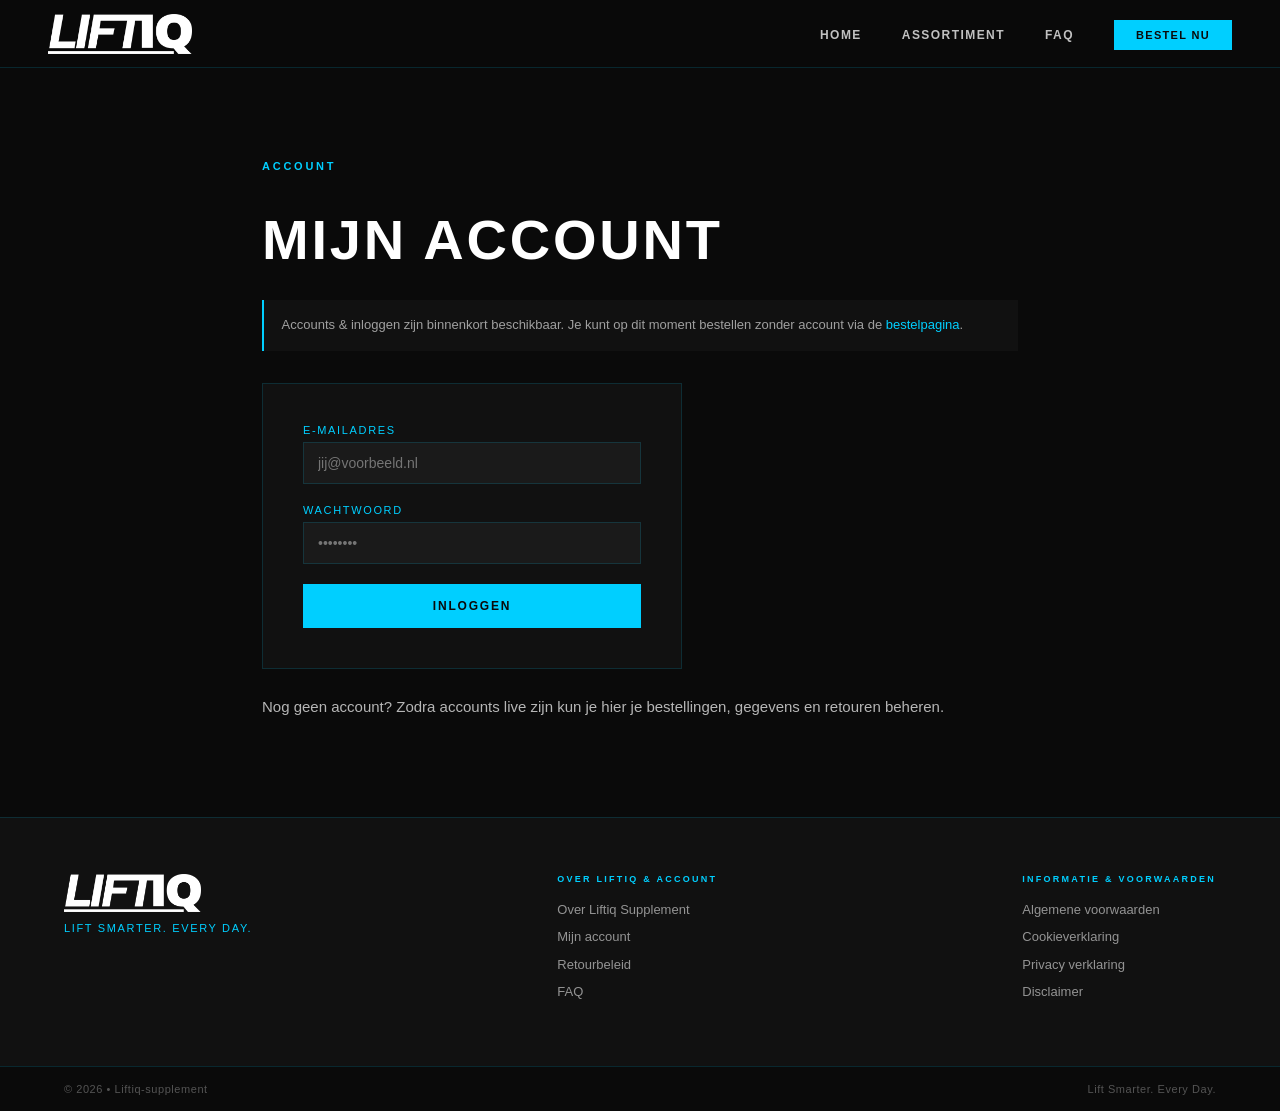
<file: account.html>
<!DOCTYPE html>
<html lang="nl">
<head>
<meta charset="UTF-8">
<meta name="viewport" content="width=device-width, initial-scale=1.0">
<title>Mijn account — LIFTIQ</title>
<meta name="description" content="Log in op je LIFTIQ-account.">
<meta name="robots" content="noindex">
<link rel="canonical" href="https://liftiqgear.nl/account.html">
<link rel="stylesheet" href="style.css">
</head>
<body>

<nav class="nav" id="nav">
  <a href="index.html" class="nav-logo">
    <img src="images/liftiq-logo-white.png" class="nav-logo-img" alt="LIFTIQ — Lift Smarter Every Day">
  </a>
  <ul class="nav-links">
    <li><a href="index.html">Home</a></li>
    <li><a href="index.html#producten">Assortiment</a></li>
    <li><a href="index.html#faq">FAQ</a></li>
    <li><a href="bestellen.php" class="nav-cta">Bestel Nu</a></li>
  </ul>
  <button class="nav-hamburger" id="hamburger" aria-label="Menu"><span></span><span></span><span></span></button>
</nav>
<div class="nav-mobile" id="nav-mobile">
  <a href="index.html">Home</a>
  <a href="index.html#producten">Assortiment</a>
  <a href="index.html#faq">FAQ</a>
  <a href="bestellen.php">Bestel Nu →</a>
</div>

<main class="page-wrap">
  <div class="page-sub">Account</div>
  <h1>Mijn account</h1>

  <div class="page-note">Accounts &amp; inloggen zijn binnenkort beschikbaar. Je kunt op dit moment bestellen zonder account via de <a class="inline-link" href="bestellen.php">bestelpagina</a>.</div>

  <div class="account-card">
    <form onsubmit="event.preventDefault(); this.querySelector('button').textContent='Binnenkort beschikbaar'; this.querySelector('button').disabled=true;">
      <label class="form-label" for="acc-email">E-mailadres</label>
      <input type="email" id="acc-email" placeholder="jij@voorbeeld.nl" required>
      <label class="form-label" for="acc-pass">Wachtwoord</label>
      <input type="password" id="acc-pass" placeholder="••••••••" required>
      <button type="submit" class="btn-blue" style="width:100%;">Inloggen</button>
    </form>
  </div>

  <p style="margin-top:1.5rem;">Nog geen account? Zodra accounts live zijn kun je hier je bestellingen, gegevens en retouren beheren.</p>
</main>

<footer class="footer">
  <div>
    <img src="images/liftiq-logo-white.png" class="footer-logo-img" alt="LIFTIQ" style="height:38px;width:auto;display:block;margin-bottom:10px;">
    <div class="footer-tagline">Lift Smarter. Every Day.</div>
  </div>
  <div>
    <div class="footer-col-title">Over Liftiq &amp; Account</div>
    <ul class="footer-links">
      <li><a href="over-liftiq.html">Over Liftiq Supplement</a></li>
      <li><a href="account.html">Mijn account</a></li>
      <li><a href="retourbeleid.html">Retourbeleid</a></li>
      <li><a href="index.html#faq">FAQ</a></li>
    </ul>
  </div>
  <div>
    <div class="footer-col-title">Informatie &amp; Voorwaarden</div>
    <ul class="footer-links">
      <li><a href="algemene-voorwaarden.html">Algemene voorwaarden</a></li>
      <li><a href="cookieverklaring.html">Cookieverklaring</a></li>
      <li><a href="privacy.html">Privacy verklaring</a></li>
      <li><a href="disclaimer.html">Disclaimer</a></li>
    </ul>
  </div>
</footer>
<div class="footer-bottom">
  <span>© 2026 • Liftiq-supplement</span>
  <span>Lift Smarter. Every Day.</span>
</div>

<script>
const hamburger = document.getElementById('hamburger');
const navMobile = document.getElementById('nav-mobile');
const nav = document.getElementById('nav');
hamburger.addEventListener('click', () => navMobile.classList.toggle('open'));
window.addEventListener('scroll', () => {
  if (window.scrollY > 60) nav.classList.add('scrolled'); else nav.classList.remove('scrolled');
}, { passive: true });
</script>
</body>
</html>
</file>
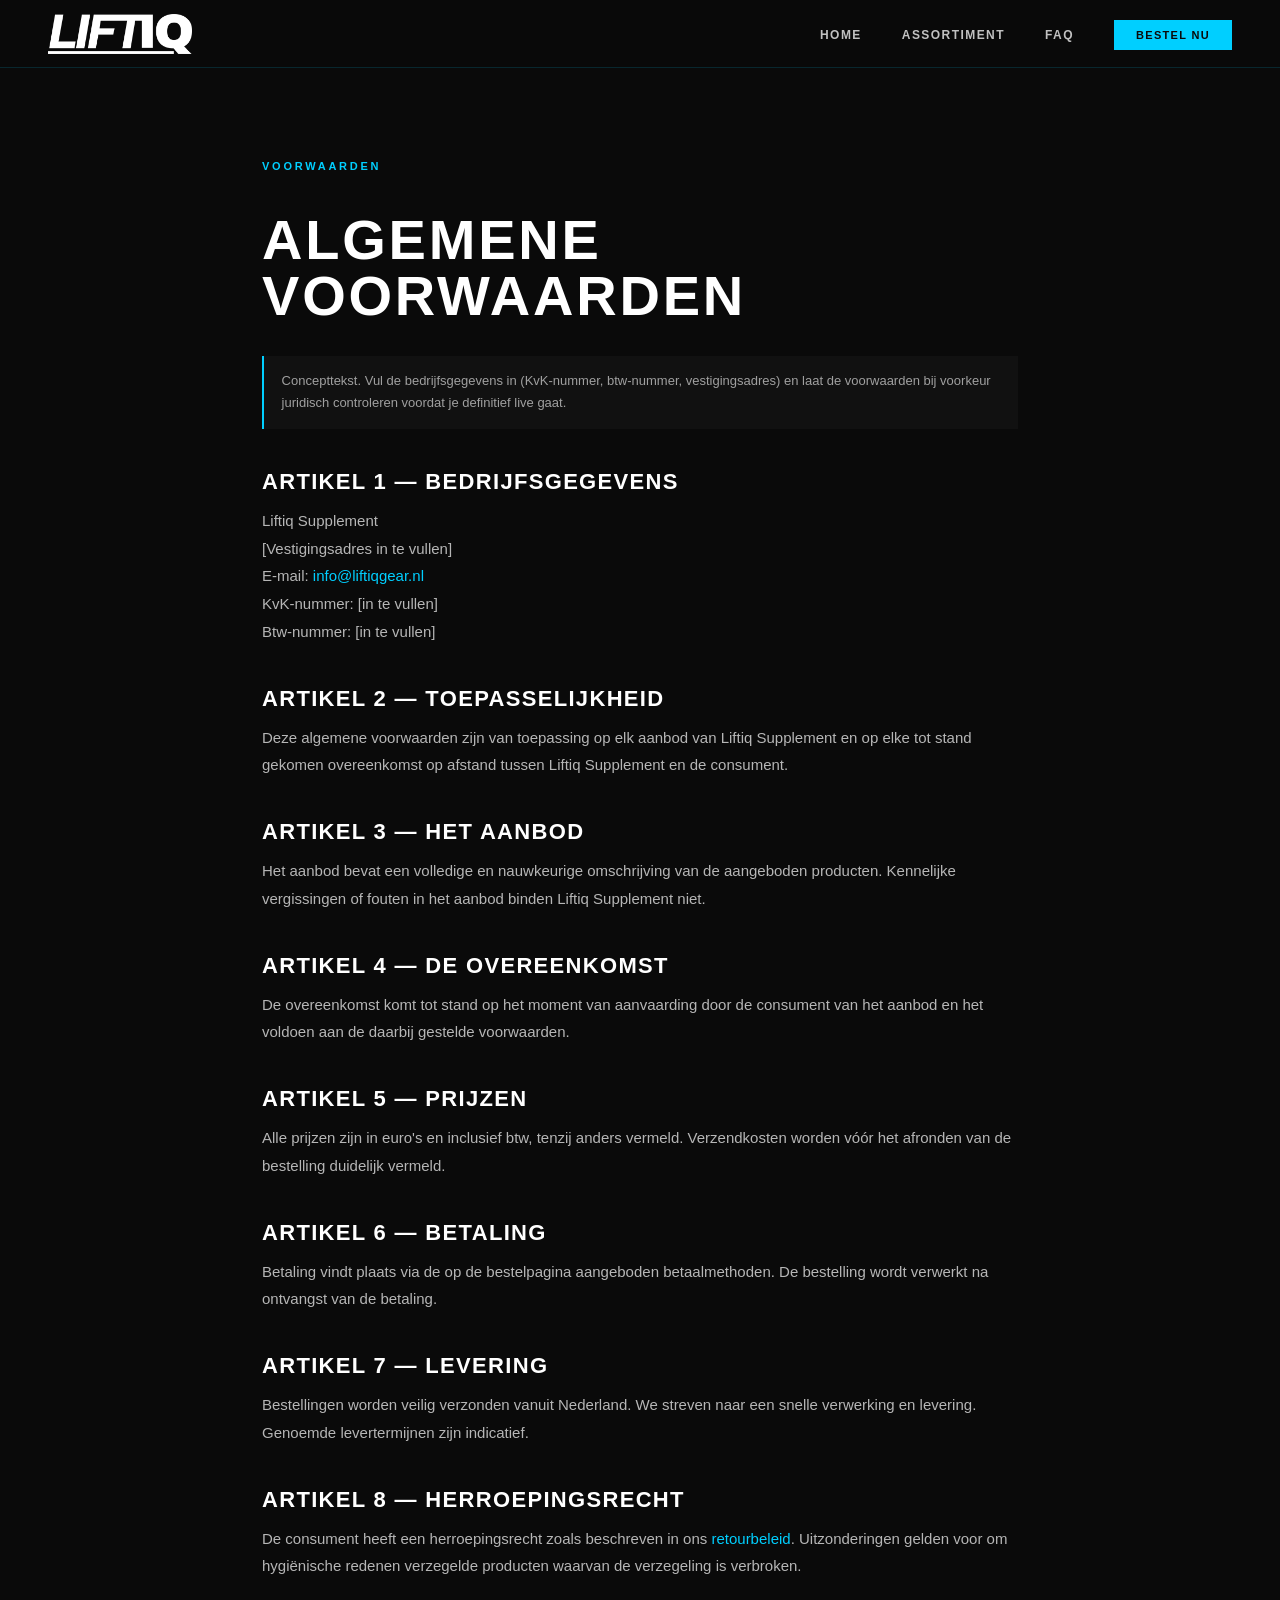
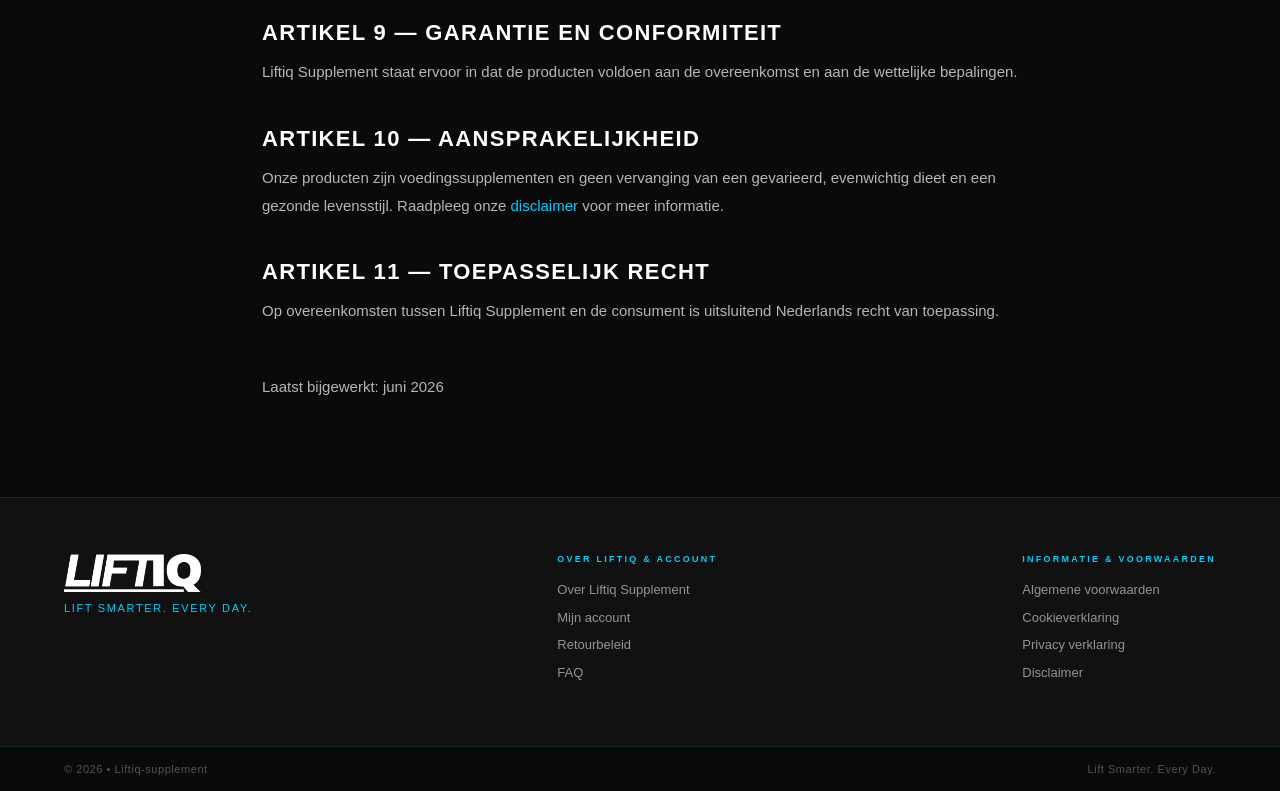
<file: algemene-voorwaarden.html>
<!DOCTYPE html>
<html lang="nl">
<head>
<meta charset="UTF-8">
<meta name="viewport" content="width=device-width, initial-scale=1.0">
<title>Algemene voorwaarden — LIFTIQ</title>
<meta name="description" content="De algemene voorwaarden van LIFTIQ / Liftiq Supplement.">
<link rel="canonical" href="https://liftiqgear.nl/algemene-voorwaarden.html">
<link rel="stylesheet" href="style.css">
</head>
<body>

<nav class="nav" id="nav">
  <a href="index.html" class="nav-logo">
    <img src="images/liftiq-logo-white.png" class="nav-logo-img" alt="LIFTIQ — Lift Smarter Every Day">
  </a>
  <ul class="nav-links">
    <li><a href="index.html">Home</a></li>
    <li><a href="index.html#producten">Assortiment</a></li>
    <li><a href="index.html#faq">FAQ</a></li>
    <li><a href="bestellen.php" class="nav-cta">Bestel Nu</a></li>
  </ul>
  <button class="nav-hamburger" id="hamburger" aria-label="Menu"><span></span><span></span><span></span></button>
</nav>
<div class="nav-mobile" id="nav-mobile">
  <a href="index.html">Home</a>
  <a href="index.html#producten">Assortiment</a>
  <a href="index.html#faq">FAQ</a>
  <a href="bestellen.php">Bestel Nu →</a>
</div>

<main class="page-wrap">
  <div class="page-sub">Voorwaarden</div>
  <h1>Algemene<br>voorwaarden</h1>

  <div class="page-note">Concepttekst. Vul de bedrijfsgegevens in (KvK-nummer, btw-nummer, vestigingsadres) en laat de voorwaarden bij voorkeur juridisch controleren voordat je definitief live gaat.</div>

  <h2>Artikel 1 — Bedrijfsgegevens</h2>
  <p>
    Liftiq Supplement<br>
    [Vestigingsadres in te vullen]<br>
    E-mail: <a class="inline-link" href="mailto:info@liftiqgear.nl">info@liftiqgear.nl</a><br>
    KvK-nummer: [in te vullen]<br>
    Btw-nummer: [in te vullen]
  </p>

  <h2>Artikel 2 — Toepasselijkheid</h2>
  <p>Deze algemene voorwaarden zijn van toepassing op elk aanbod van Liftiq Supplement en op elke tot stand gekomen overeenkomst op afstand tussen Liftiq Supplement en de consument.</p>

  <h2>Artikel 3 — Het aanbod</h2>
  <p>Het aanbod bevat een volledige en nauwkeurige omschrijving van de aangeboden producten. Kennelijke vergissingen of fouten in het aanbod binden Liftiq Supplement niet.</p>

  <h2>Artikel 4 — De overeenkomst</h2>
  <p>De overeenkomst komt tot stand op het moment van aanvaarding door de consument van het aanbod en het voldoen aan de daarbij gestelde voorwaarden.</p>

  <h2>Artikel 5 — Prijzen</h2>
  <p>Alle prijzen zijn in euro's en inclusief btw, tenzij anders vermeld. Verzendkosten worden vóór het afronden van de bestelling duidelijk vermeld.</p>

  <h2>Artikel 6 — Betaling</h2>
  <p>Betaling vindt plaats via de op de bestelpagina aangeboden betaalmethoden. De bestelling wordt verwerkt na ontvangst van de betaling.</p>

  <h2>Artikel 7 — Levering</h2>
  <p>Bestellingen worden veilig verzonden vanuit Nederland. We streven naar een snelle verwerking en levering. Genoemde levertermijnen zijn indicatief.</p>

  <h2>Artikel 8 — Herroepingsrecht</h2>
  <p>De consument heeft een herroepingsrecht zoals beschreven in ons <a class="inline-link" href="retourbeleid.html">retourbeleid</a>. Uitzonderingen gelden voor om hygiënische redenen verzegelde producten waarvan de verzegeling is verbroken.</p>

  <h2>Artikel 9 — Garantie en conformiteit</h2>
  <p>Liftiq Supplement staat ervoor in dat de producten voldoen aan de overeenkomst en aan de wettelijke bepalingen.</p>

  <h2>Artikel 10 — Aansprakelijkheid</h2>
  <p>Onze producten zijn voedingssupplementen en geen vervanging van een gevarieerd, evenwichtig dieet en een gezonde levensstijl. Raadpleeg onze <a class="inline-link" href="disclaimer.html">disclaimer</a> voor meer informatie.</p>

  <h2>Artikel 11 — Toepasselijk recht</h2>
  <p>Op overeenkomsten tussen Liftiq Supplement en de consument is uitsluitend Nederlands recht van toepassing.</p>

  <p class="page-updated">Laatst bijgewerkt: juni 2026</p>
</main>

<footer class="footer">
  <div>
    <img src="images/liftiq-logo-white.png" class="footer-logo-img" alt="LIFTIQ" style="height:38px;width:auto;display:block;margin-bottom:10px;">
    <div class="footer-tagline">Lift Smarter. Every Day.</div>
  </div>
  <div>
    <div class="footer-col-title">Over Liftiq &amp; Account</div>
    <ul class="footer-links">
      <li><a href="over-liftiq.html">Over Liftiq Supplement</a></li>
      <li><a href="account.html">Mijn account</a></li>
      <li><a href="retourbeleid.html">Retourbeleid</a></li>
      <li><a href="index.html#faq">FAQ</a></li>
    </ul>
  </div>
  <div>
    <div class="footer-col-title">Informatie &amp; Voorwaarden</div>
    <ul class="footer-links">
      <li><a href="algemene-voorwaarden.html">Algemene voorwaarden</a></li>
      <li><a href="cookieverklaring.html">Cookieverklaring</a></li>
      <li><a href="privacy.html">Privacy verklaring</a></li>
      <li><a href="disclaimer.html">Disclaimer</a></li>
    </ul>
  </div>
</footer>
<div class="footer-bottom">
  <span>© 2026 • Liftiq-supplement</span>
  <span>Lift Smarter. Every Day.</span>
</div>

<script>
const hamburger = document.getElementById('hamburger');
const navMobile = document.getElementById('nav-mobile');
const nav = document.getElementById('nav');
hamburger.addEventListener('click', () => navMobile.classList.toggle('open'));
window.addEventListener('scroll', () => {
  if (window.scrollY > 60) nav.classList.add('scrolled'); else nav.classList.remove('scrolled');
}, { passive: true });
</script>
</body>
</html>
</file>
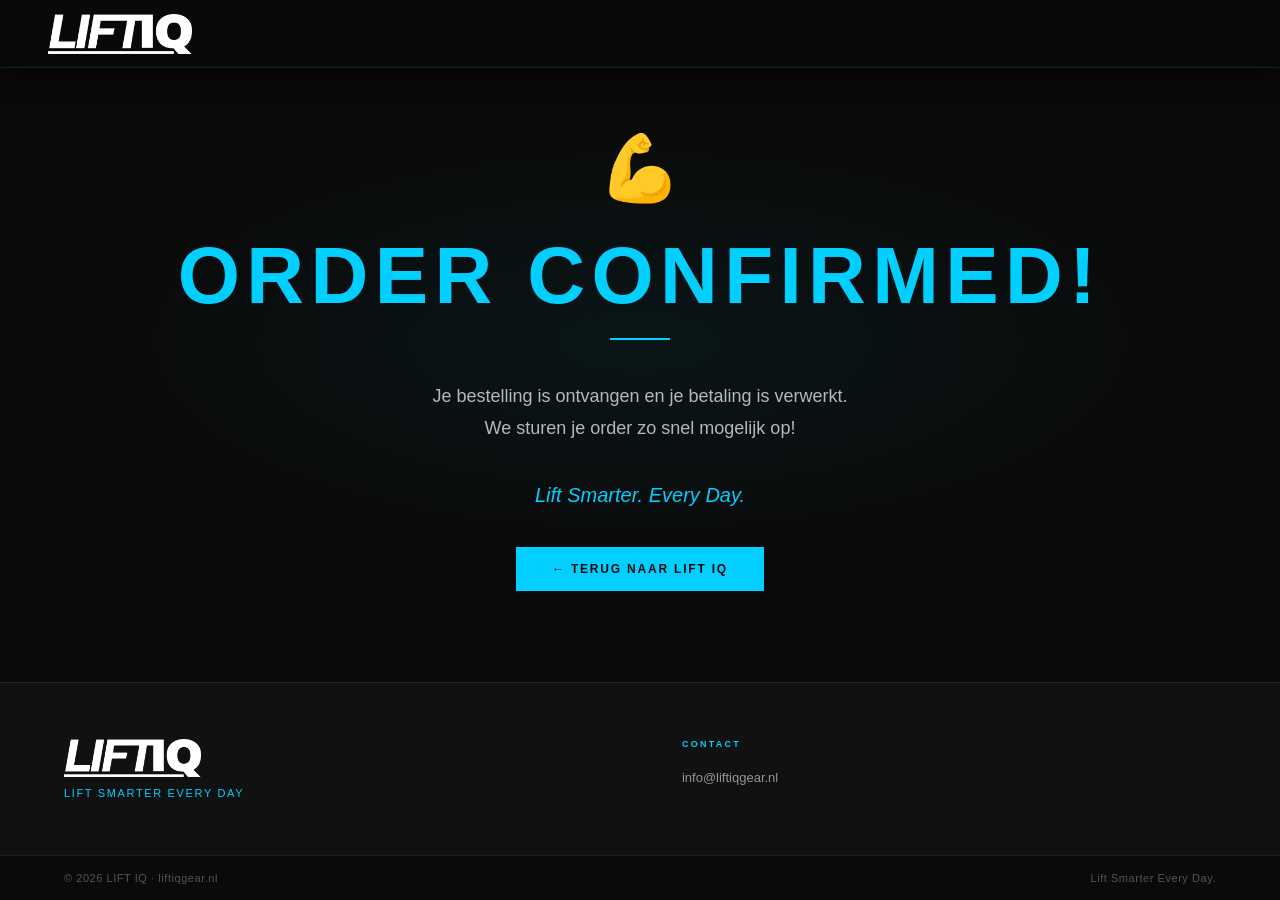
<file: bedankt.html>
<!DOCTYPE html>
<html lang="nl">
<head>
<meta charset="UTF-8">
<meta name="viewport" content="width=device-width, initial-scale=1.0">
<title>Bedankt! — LIFT IQ</title>
<meta name="robots" content="noindex">
<link rel="stylesheet" href="style.css">
<style>
body { display: flex; flex-direction: column; min-height: 100vh; }
.bedankt-main {
  flex: 1; display: flex; flex-direction: column; align-items: center;
  justify-content: center; text-align: center; padding: 120px 2rem 5rem;
  background: var(--dark); position: relative; overflow: hidden;
}
.bedankt-main::before {
  content: ''; position: absolute; inset: 0;
  background: radial-gradient(ellipse 70% 50% at 50% 50%, rgba(0,207,255,0.06) 0%, transparent 65%);
  pointer-events: none;
}
.bedankt-icon { font-size: 64px; margin-bottom: 1.5rem; position: relative; z-index: 1; animation: popIn 0.6s cubic-bezier(0.175,0.885,0.32,1.275) both; }
@keyframes popIn { from { transform: scale(0.5); opacity: 0; } to { transform: scale(1); opacity: 1; } }
.bedankt-titel { font-family: Impact, sans-serif; font-size: clamp(52px,8vw,80px); letter-spacing: 0.08em; color: var(--blue); margin-bottom: 1rem; position: relative; z-index: 1; animation: fadeUp 0.6s 0.15s ease both; }
.bedankt-sub { font-size: 18px; color: rgba(255,255,255,0.7); line-height: 1.8; max-width: 440px; margin-bottom: 2.5rem; position: relative; z-index: 1; animation: fadeUp 0.6s 0.25s ease both; }
@keyframes fadeUp { from { transform: translateY(20px); opacity: 0; } to { transform: translateY(0); opacity: 1; } }
.bedankt-slogan { font-style: italic; font-size: 20px; color: var(--blue); margin-bottom: 2.5rem; position: relative; z-index: 1; animation: fadeUp 0.6s 0.35s ease both; }
.bedankt-btn { position: relative; z-index: 1; animation: fadeUp 0.6s 0.45s ease both; }
.blue-line-anim { width: 0; height: 2px; background: var(--blue); margin: 0 auto 2.5rem; animation: growLine 0.8s 0.1s ease both; position: relative; z-index: 1; }
@keyframes growLine { from { width: 0; } to { width: 60px; } }
</style>
</head>
<body>
<nav class="nav scrolled">
  <a href="/" class="nav-logo">
    <img src="images/liftiq-logo-white.png" class="nav-logo-img" alt="LIFTIQ — Lift Smarter Every Day">
  </a>
</nav>

<main class="bedankt-main">
  <div class="bedankt-icon">💪</div>
  <h1 class="bedankt-titel">ORDER CONFIRMED!</h1>
  <div class="blue-line-anim"></div>
  <p class="bedankt-sub">Je bestelling is ontvangen en je betaling is verwerkt. We sturen je order zo snel mogelijk op!</p>
  <div class="bedankt-slogan">Lift Smarter. Every Day.</div>
  <div class="bedankt-btn">
    <a href="/" class="btn-blue">← Terug naar LIFT IQ</a>
  </div>
</main>

<footer class="footer">
  <div>
    <img src="images/liftiq-logo-white.png" class="footer-logo-img" alt="LIFTIQ" style="height:38px;width:auto;display:block;margin-bottom:10px;">
    <div class="footer-tagline">Lift Smarter Every Day</div>
  </div>
  <div>
    <div class="footer-col-title">Contact</div>
    <div class="footer-info">
      <a href="mailto:info@liftiqgear.nl">info@liftiqgear.nl</a>
    </div>
  </div>
  <div></div>
</footer>
<div class="footer-bottom">
  <span>© 2026 LIFT IQ · liftiqgear.nl</span>
  <span>Lift Smarter Every Day.</span>
</div>
<script>
  // Bestelling gelukt → winkelmand legen.
  try { localStorage.removeItem('liftiq_cart'); } catch (e) {}
</script>
</body>
</html>
</file>
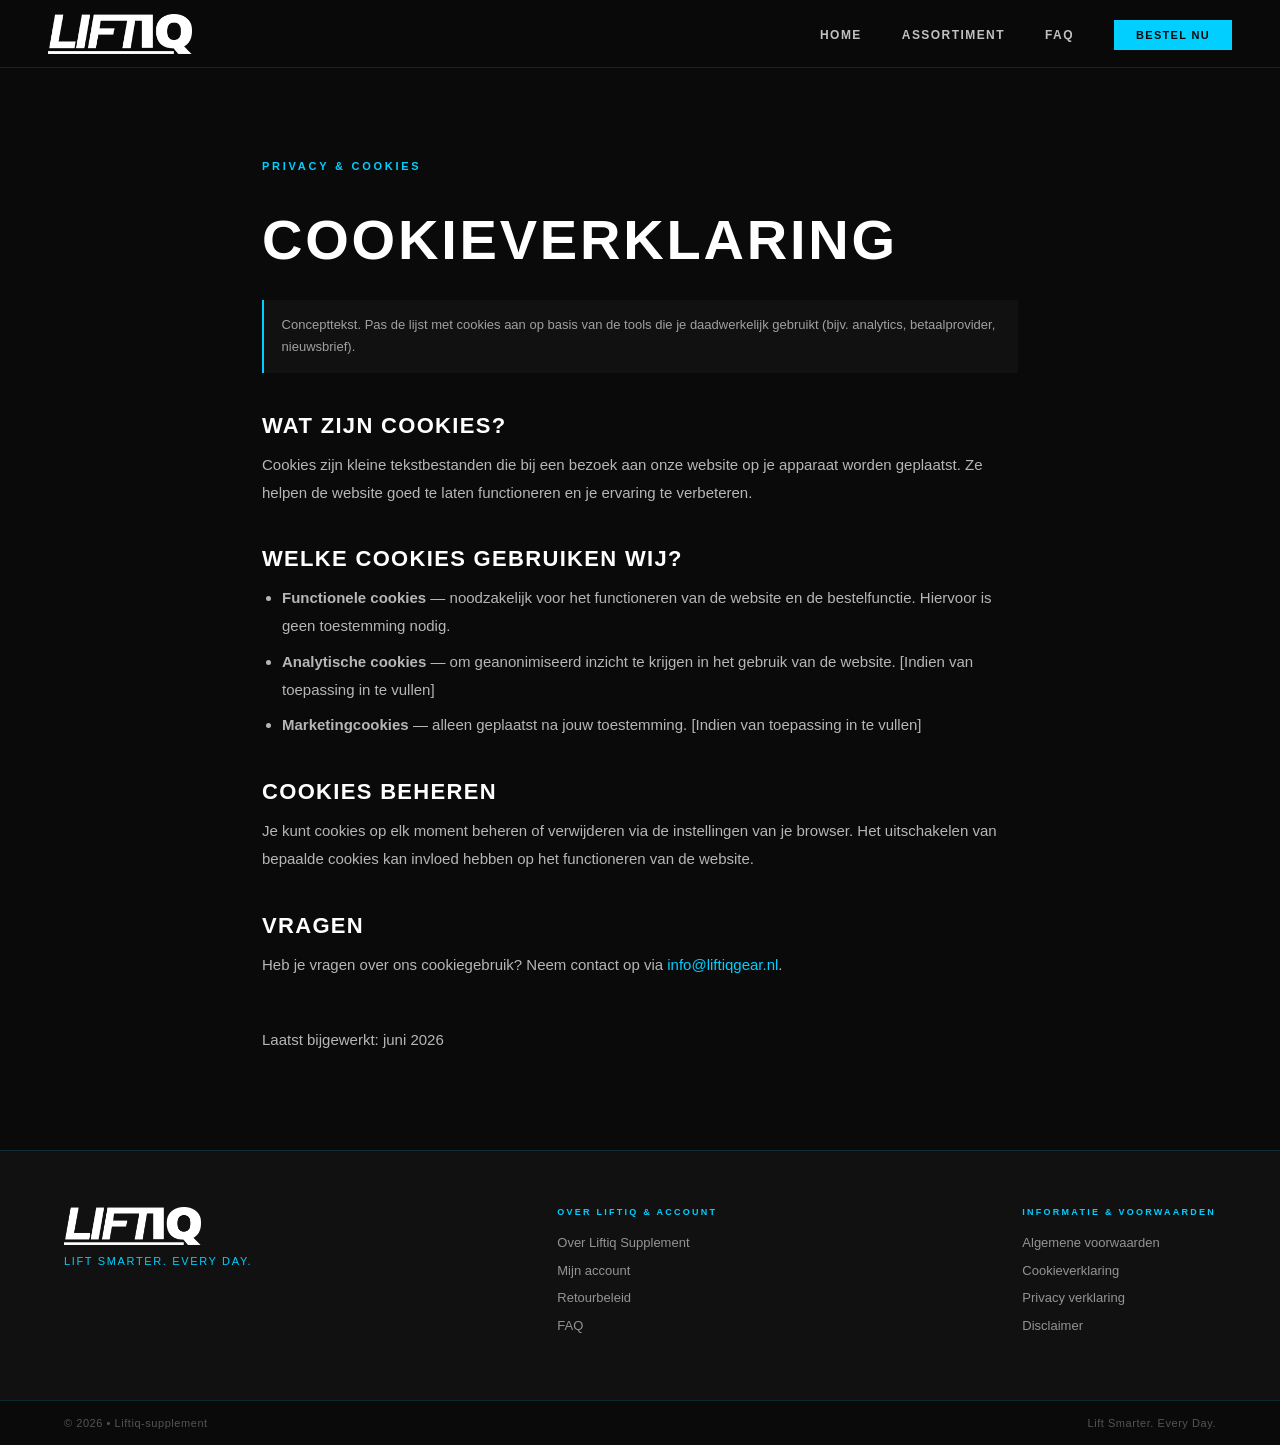
<file: cookieverklaring.html>
<!DOCTYPE html>
<html lang="nl">
<head>
<meta charset="UTF-8">
<meta name="viewport" content="width=device-width, initial-scale=1.0">
<title>Cookieverklaring — LIFTIQ</title>
<meta name="description" content="De cookieverklaring van LIFTIQ / Liftiq Supplement.">
<link rel="canonical" href="https://liftiqgear.nl/cookieverklaring.html">
<link rel="stylesheet" href="style.css">
</head>
<body>

<nav class="nav" id="nav">
  <a href="index.html" class="nav-logo">
    <img src="images/liftiq-logo-white.png" class="nav-logo-img" alt="LIFTIQ — Lift Smarter Every Day">
  </a>
  <ul class="nav-links">
    <li><a href="index.html">Home</a></li>
    <li><a href="index.html#producten">Assortiment</a></li>
    <li><a href="index.html#faq">FAQ</a></li>
    <li><a href="bestellen.php" class="nav-cta">Bestel Nu</a></li>
  </ul>
  <button class="nav-hamburger" id="hamburger" aria-label="Menu"><span></span><span></span><span></span></button>
</nav>
<div class="nav-mobile" id="nav-mobile">
  <a href="index.html">Home</a>
  <a href="index.html#producten">Assortiment</a>
  <a href="index.html#faq">FAQ</a>
  <a href="bestellen.php">Bestel Nu →</a>
</div>

<main class="page-wrap">
  <div class="page-sub">Privacy &amp; Cookies</div>
  <h1>Cookieverklaring</h1>

  <div class="page-note">Concepttekst. Pas de lijst met cookies aan op basis van de tools die je daadwerkelijk gebruikt (bijv. analytics, betaalprovider, nieuwsbrief).</div>

  <h2>Wat zijn cookies?</h2>
  <p>Cookies zijn kleine tekstbestanden die bij een bezoek aan onze website op je apparaat worden geplaatst. Ze helpen de website goed te laten functioneren en je ervaring te verbeteren.</p>

  <h2>Welke cookies gebruiken wij?</h2>
  <ul>
    <li><strong>Functionele cookies</strong> — noodzakelijk voor het functioneren van de website en de bestelfunctie. Hiervoor is geen toestemming nodig.</li>
    <li><strong>Analytische cookies</strong> — om geanonimiseerd inzicht te krijgen in het gebruik van de website. [Indien van toepassing in te vullen]</li>
    <li><strong>Marketingcookies</strong> — alleen geplaatst na jouw toestemming. [Indien van toepassing in te vullen]</li>
  </ul>

  <h2>Cookies beheren</h2>
  <p>Je kunt cookies op elk moment beheren of verwijderen via de instellingen van je browser. Het uitschakelen van bepaalde cookies kan invloed hebben op het functioneren van de website.</p>

  <h2>Vragen</h2>
  <p>Heb je vragen over ons cookiegebruik? Neem contact op via <a class="inline-link" href="mailto:info@liftiqgear.nl">info@liftiqgear.nl</a>.</p>

  <p class="page-updated">Laatst bijgewerkt: juni 2026</p>
</main>

<footer class="footer">
  <div>
    <img src="images/liftiq-logo-white.png" class="footer-logo-img" alt="LIFTIQ" style="height:38px;width:auto;display:block;margin-bottom:10px;">
    <div class="footer-tagline">Lift Smarter. Every Day.</div>
  </div>
  <div>
    <div class="footer-col-title">Over Liftiq &amp; Account</div>
    <ul class="footer-links">
      <li><a href="over-liftiq.html">Over Liftiq Supplement</a></li>
      <li><a href="account.html">Mijn account</a></li>
      <li><a href="retourbeleid.html">Retourbeleid</a></li>
      <li><a href="index.html#faq">FAQ</a></li>
    </ul>
  </div>
  <div>
    <div class="footer-col-title">Informatie &amp; Voorwaarden</div>
    <ul class="footer-links">
      <li><a href="algemene-voorwaarden.html">Algemene voorwaarden</a></li>
      <li><a href="cookieverklaring.html">Cookieverklaring</a></li>
      <li><a href="privacy.html">Privacy verklaring</a></li>
      <li><a href="disclaimer.html">Disclaimer</a></li>
    </ul>
  </div>
</footer>
<div class="footer-bottom">
  <span>© 2026 • Liftiq-supplement</span>
  <span>Lift Smarter. Every Day.</span>
</div>

<script>
const hamburger = document.getElementById('hamburger');
const navMobile = document.getElementById('nav-mobile');
const nav = document.getElementById('nav');
hamburger.addEventListener('click', () => navMobile.classList.toggle('open'));
window.addEventListener('scroll', () => {
  if (window.scrollY > 60) nav.classList.add('scrolled'); else nav.classList.remove('scrolled');
}, { passive: true });
</script>
</body>
</html>
</file>
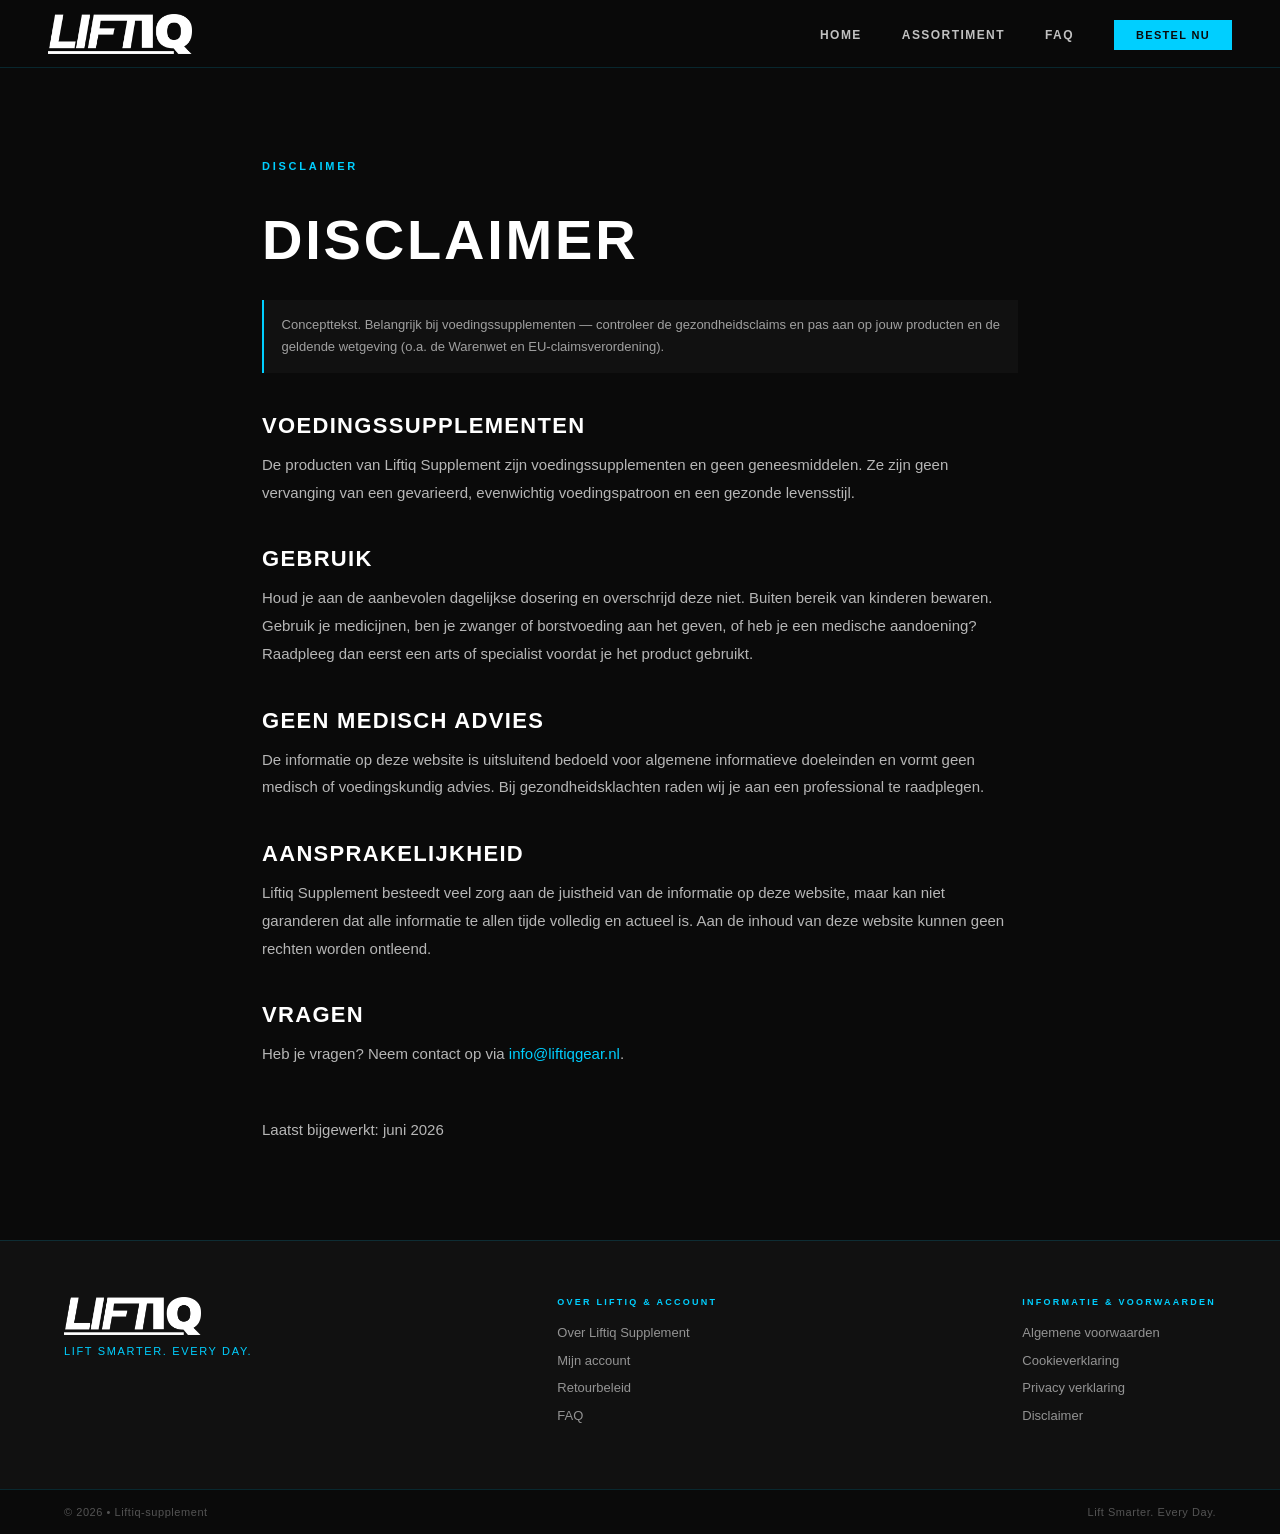
<file: disclaimer.html>
<!DOCTYPE html>
<html lang="nl">
<head>
<meta charset="UTF-8">
<meta name="viewport" content="width=device-width, initial-scale=1.0">
<title>Disclaimer — LIFTIQ</title>
<meta name="description" content="De disclaimer van LIFTIQ / Liftiq Supplement.">
<link rel="canonical" href="https://liftiqgear.nl/disclaimer.html">
<link rel="stylesheet" href="style.css">
</head>
<body>

<nav class="nav" id="nav">
  <a href="index.html" class="nav-logo">
    <img src="images/liftiq-logo-white.png" class="nav-logo-img" alt="LIFTIQ — Lift Smarter Every Day">
  </a>
  <ul class="nav-links">
    <li><a href="index.html">Home</a></li>
    <li><a href="index.html#producten">Assortiment</a></li>
    <li><a href="index.html#faq">FAQ</a></li>
    <li><a href="bestellen.php" class="nav-cta">Bestel Nu</a></li>
  </ul>
  <button class="nav-hamburger" id="hamburger" aria-label="Menu"><span></span><span></span><span></span></button>
</nav>
<div class="nav-mobile" id="nav-mobile">
  <a href="index.html">Home</a>
  <a href="index.html#producten">Assortiment</a>
  <a href="index.html#faq">FAQ</a>
  <a href="bestellen.php">Bestel Nu →</a>
</div>

<main class="page-wrap">
  <div class="page-sub">Disclaimer</div>
  <h1>Disclaimer</h1>

  <div class="page-note">Concepttekst. Belangrijk bij voedingssupplementen — controleer de gezondheidsclaims en pas aan op jouw producten en de geldende wetgeving (o.a. de Warenwet en EU-claimsverordening).</div>

  <h2>Voedingssupplementen</h2>
  <p>De producten van Liftiq Supplement zijn voedingssupplementen en geen geneesmiddelen. Ze zijn geen vervanging van een gevarieerd, evenwichtig voedingspatroon en een gezonde levensstijl.</p>

  <h2>Gebruik</h2>
  <p>Houd je aan de aanbevolen dagelijkse dosering en overschrijd deze niet. Buiten bereik van kinderen bewaren. Gebruik je medicijnen, ben je zwanger of borstvoeding aan het geven, of heb je een medische aandoening? Raadpleeg dan eerst een arts of specialist voordat je het product gebruikt.</p>

  <h2>Geen medisch advies</h2>
  <p>De informatie op deze website is uitsluitend bedoeld voor algemene informatieve doeleinden en vormt geen medisch of voedingskundig advies. Bij gezondheidsklachten raden wij je aan een professional te raadplegen.</p>

  <h2>Aansprakelijkheid</h2>
  <p>Liftiq Supplement besteedt veel zorg aan de juistheid van de informatie op deze website, maar kan niet garanderen dat alle informatie te allen tijde volledig en actueel is. Aan de inhoud van deze website kunnen geen rechten worden ontleend.</p>

  <h2>Vragen</h2>
  <p>Heb je vragen? Neem contact op via <a class="inline-link" href="mailto:info@liftiqgear.nl">info@liftiqgear.nl</a>.</p>

  <p class="page-updated">Laatst bijgewerkt: juni 2026</p>
</main>

<footer class="footer">
  <div>
    <img src="images/liftiq-logo-white.png" class="footer-logo-img" alt="LIFTIQ" style="height:38px;width:auto;display:block;margin-bottom:10px;">
    <div class="footer-tagline">Lift Smarter. Every Day.</div>
  </div>
  <div>
    <div class="footer-col-title">Over Liftiq &amp; Account</div>
    <ul class="footer-links">
      <li><a href="over-liftiq.html">Over Liftiq Supplement</a></li>
      <li><a href="account.html">Mijn account</a></li>
      <li><a href="retourbeleid.html">Retourbeleid</a></li>
      <li><a href="index.html#faq">FAQ</a></li>
    </ul>
  </div>
  <div>
    <div class="footer-col-title">Informatie &amp; Voorwaarden</div>
    <ul class="footer-links">
      <li><a href="algemene-voorwaarden.html">Algemene voorwaarden</a></li>
      <li><a href="cookieverklaring.html">Cookieverklaring</a></li>
      <li><a href="privacy.html">Privacy verklaring</a></li>
      <li><a href="disclaimer.html">Disclaimer</a></li>
    </ul>
  </div>
</footer>
<div class="footer-bottom">
  <span>© 2026 • Liftiq-supplement</span>
  <span>Lift Smarter. Every Day.</span>
</div>

<script>
const hamburger = document.getElementById('hamburger');
const navMobile = document.getElementById('nav-mobile');
const nav = document.getElementById('nav');
hamburger.addEventListener('click', () => navMobile.classList.toggle('open'));
window.addEventListener('scroll', () => {
  if (window.scrollY > 60) nav.classList.add('scrolled'); else nav.classList.remove('scrolled');
}, { passive: true });
</script>
</body>
</html>
</file>
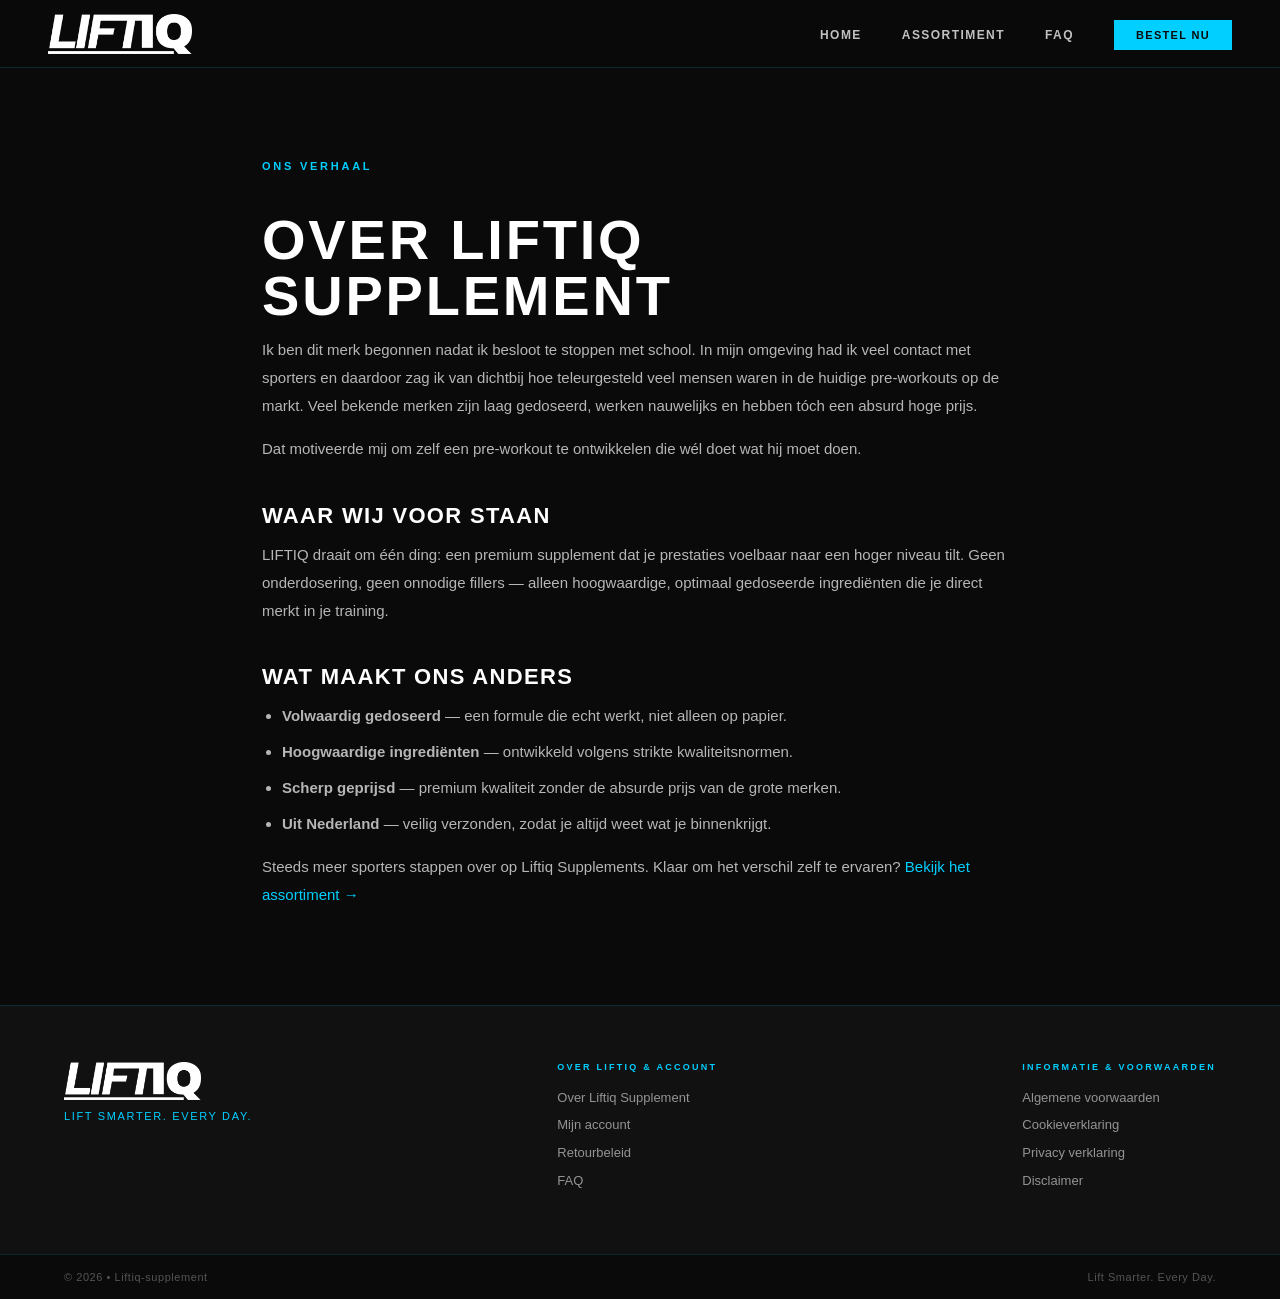
<file: over-liftiq.html>
<!DOCTYPE html>
<html lang="nl">
<head>
<meta charset="UTF-8">
<meta name="viewport" content="width=device-width, initial-scale=1.0">
<title>Over Liftiq Supplement — LIFTIQ</title>
<meta name="description" content="Het verhaal achter LIFTIQ: een premium pre-workout die wél doet wat hij belooft, voor een eerlijke prijs.">
<link rel="canonical" href="https://liftiqgear.nl/over-liftiq.html">
<link rel="stylesheet" href="style.css">
</head>
<body>

<nav class="nav" id="nav">
  <a href="index.html" class="nav-logo">
    <img src="images/liftiq-logo-white.png" class="nav-logo-img" alt="LIFTIQ — Lift Smarter Every Day">
  </a>
  <ul class="nav-links">
    <li><a href="index.html">Home</a></li>
    <li><a href="index.html#producten">Assortiment</a></li>
    <li><a href="index.html#faq">FAQ</a></li>
    <li><a href="bestellen.php" class="nav-cta">Bestel Nu</a></li>
  </ul>
  <button class="nav-hamburger" id="hamburger" aria-label="Menu"><span></span><span></span><span></span></button>
</nav>
<div class="nav-mobile" id="nav-mobile">
  <a href="index.html">Home</a>
  <a href="index.html#producten">Assortiment</a>
  <a href="index.html#faq">FAQ</a>
  <a href="bestellen.php">Bestel Nu →</a>
</div>

<main class="page-wrap">
  <div class="page-sub">Ons Verhaal</div>
  <h1>Over Liftiq<br>Supplement</h1>

  <p>Ik ben dit merk begonnen nadat ik besloot te stoppen met school. In mijn omgeving had ik veel contact met sporters en daardoor zag ik van dichtbij hoe teleurgesteld veel mensen waren in de huidige pre-workouts op de markt. Veel bekende merken zijn laag gedoseerd, werken nauwelijks en hebben tóch een absurd hoge prijs.</p>

  <p>Dat motiveerde mij om zelf een pre-workout te ontwikkelen die wél doet wat hij moet doen.</p>

  <h2>Waar wij voor staan</h2>
  <p>LIFTIQ draait om één ding: een premium supplement dat je prestaties voelbaar naar een hoger niveau tilt. Geen onderdosering, geen onnodige fillers — alleen hoogwaardige, optimaal gedoseerde ingrediënten die je direct merkt in je training.</p>

  <h2>Wat maakt ons anders</h2>
  <ul>
    <li><strong>Volwaardig gedoseerd</strong> — een formule die echt werkt, niet alleen op papier.</li>
    <li><strong>Hoogwaardige ingrediënten</strong> — ontwikkeld volgens strikte kwaliteitsnormen.</li>
    <li><strong>Scherp geprijsd</strong> — premium kwaliteit zonder de absurde prijs van de grote merken.</li>
    <li><strong>Uit Nederland</strong> — veilig verzonden, zodat je altijd weet wat je binnenkrijgt.</li>
  </ul>

  <p>Steeds meer sporters stappen over op Liftiq Supplements. Klaar om het verschil zelf te ervaren? <a class="inline-link" href="bestellen.php">Bekijk het assortiment →</a></p>
</main>

<footer class="footer">
  <div>
    <img src="images/liftiq-logo-white.png" class="footer-logo-img" alt="LIFTIQ" style="height:38px;width:auto;display:block;margin-bottom:10px;">
    <div class="footer-tagline">Lift Smarter. Every Day.</div>
  </div>
  <div>
    <div class="footer-col-title">Over Liftiq &amp; Account</div>
    <ul class="footer-links">
      <li><a href="over-liftiq.html">Over Liftiq Supplement</a></li>
      <li><a href="account.html">Mijn account</a></li>
      <li><a href="retourbeleid.html">Retourbeleid</a></li>
      <li><a href="index.html#faq">FAQ</a></li>
    </ul>
  </div>
  <div>
    <div class="footer-col-title">Informatie &amp; Voorwaarden</div>
    <ul class="footer-links">
      <li><a href="algemene-voorwaarden.html">Algemene voorwaarden</a></li>
      <li><a href="cookieverklaring.html">Cookieverklaring</a></li>
      <li><a href="privacy.html">Privacy verklaring</a></li>
      <li><a href="disclaimer.html">Disclaimer</a></li>
    </ul>
  </div>
</footer>
<div class="footer-bottom">
  <span>© 2026 • Liftiq-supplement</span>
  <span>Lift Smarter. Every Day.</span>
</div>

<script>
const hamburger = document.getElementById('hamburger');
const navMobile = document.getElementById('nav-mobile');
const nav = document.getElementById('nav');
hamburger.addEventListener('click', () => navMobile.classList.toggle('open'));
window.addEventListener('scroll', () => {
  if (window.scrollY > 60) nav.classList.add('scrolled'); else nav.classList.remove('scrolled');
}, { passive: true });
</script>
</body>
</html>
</file>
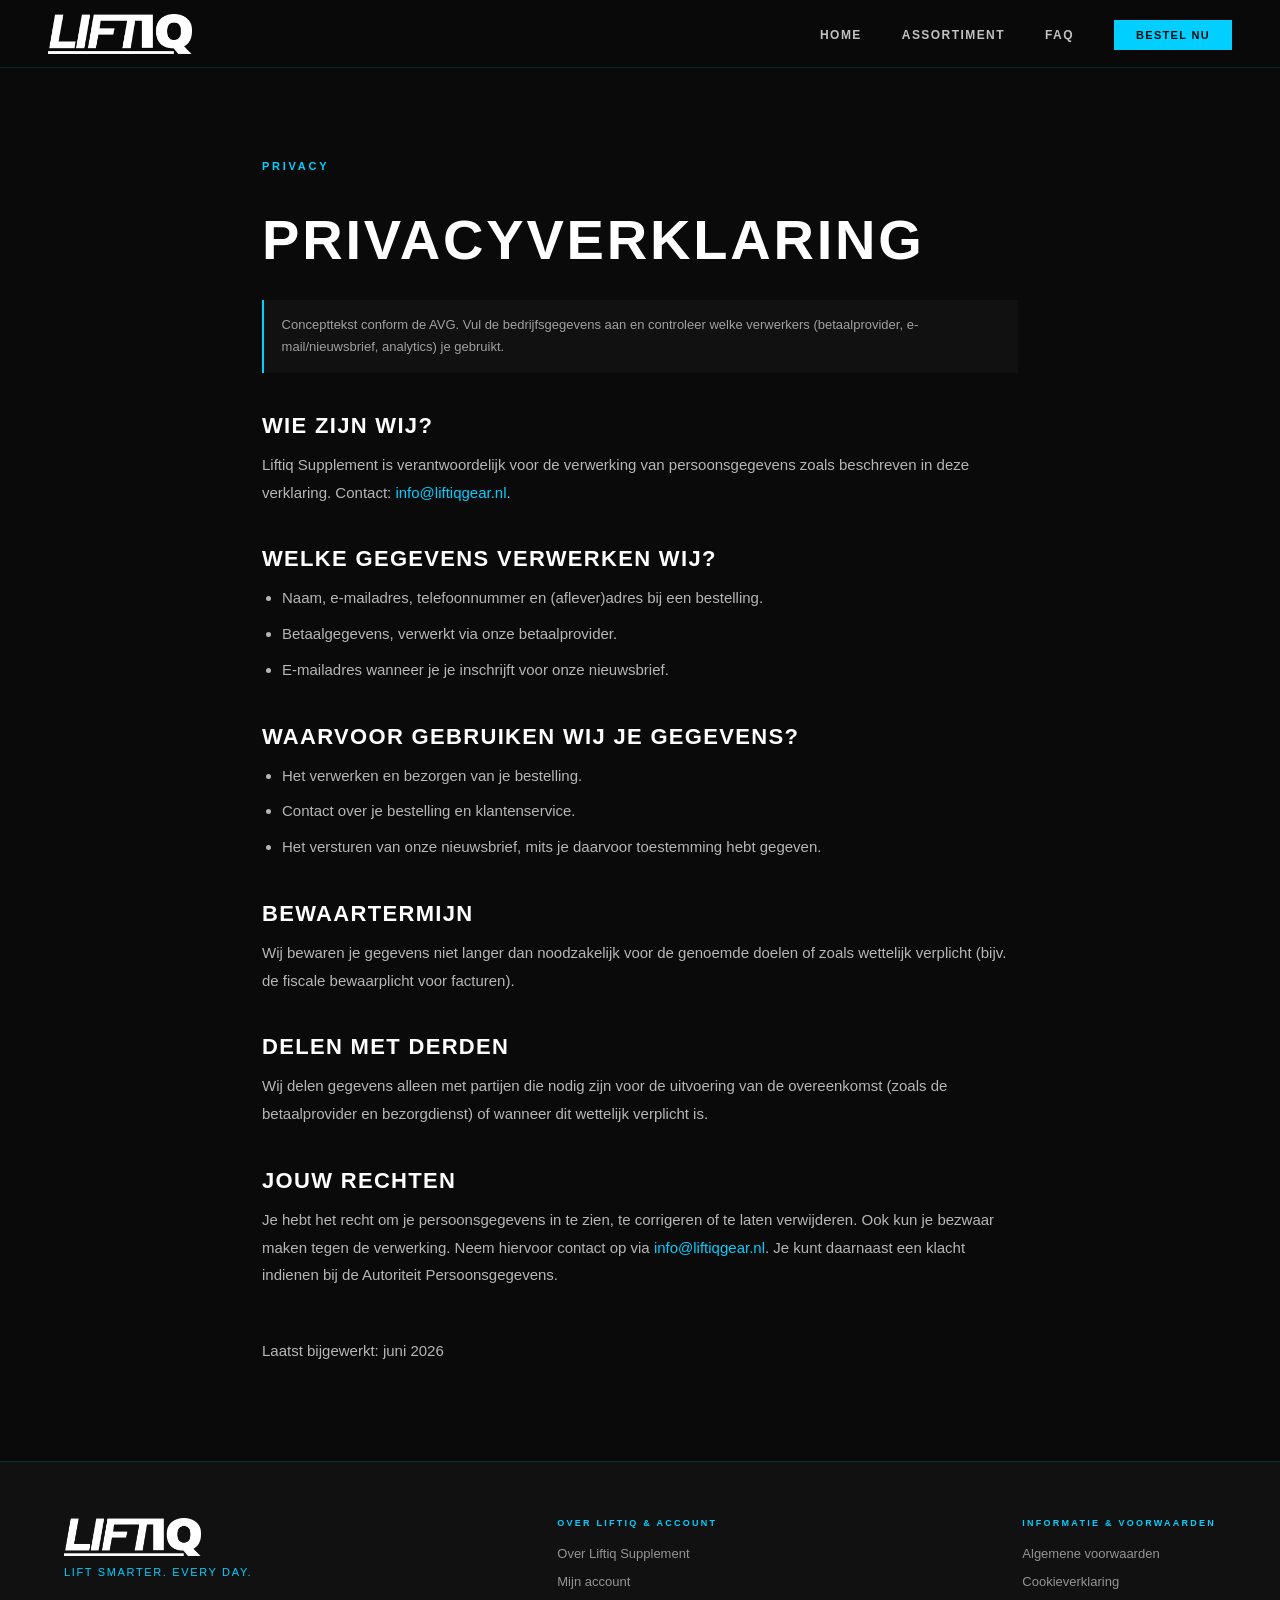
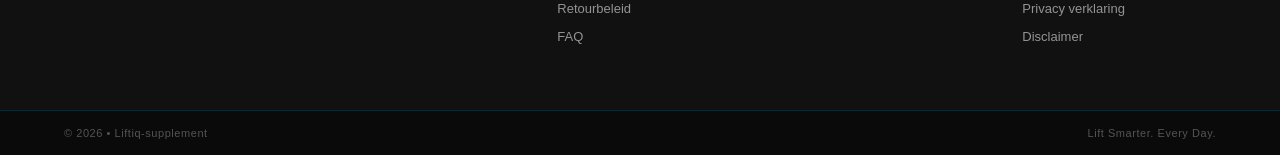
<file: privacy.html>
<!DOCTYPE html>
<html lang="nl">
<head>
<meta charset="UTF-8">
<meta name="viewport" content="width=device-width, initial-scale=1.0">
<title>Privacyverklaring — LIFTIQ</title>
<meta name="description" content="De privacyverklaring van LIFTIQ / Liftiq Supplement: hoe wij omgaan met je persoonsgegevens.">
<link rel="canonical" href="https://liftiqgear.nl/privacy.html">
<link rel="stylesheet" href="style.css">
</head>
<body>

<nav class="nav" id="nav">
  <a href="index.html" class="nav-logo">
    <img src="images/liftiq-logo-white.png" class="nav-logo-img" alt="LIFTIQ — Lift Smarter Every Day">
  </a>
  <ul class="nav-links">
    <li><a href="index.html">Home</a></li>
    <li><a href="index.html#producten">Assortiment</a></li>
    <li><a href="index.html#faq">FAQ</a></li>
    <li><a href="bestellen.php" class="nav-cta">Bestel Nu</a></li>
  </ul>
  <button class="nav-hamburger" id="hamburger" aria-label="Menu"><span></span><span></span><span></span></button>
</nav>
<div class="nav-mobile" id="nav-mobile">
  <a href="index.html">Home</a>
  <a href="index.html#producten">Assortiment</a>
  <a href="index.html#faq">FAQ</a>
  <a href="bestellen.php">Bestel Nu →</a>
</div>

<main class="page-wrap">
  <div class="page-sub">Privacy</div>
  <h1>Privacyverklaring</h1>

  <div class="page-note">Concepttekst conform de AVG. Vul de bedrijfsgegevens aan en controleer welke verwerkers (betaalprovider, e-mail/nieuwsbrief, analytics) je gebruikt.</div>

  <h2>Wie zijn wij?</h2>
  <p>Liftiq Supplement is verantwoordelijk voor de verwerking van persoonsgegevens zoals beschreven in deze verklaring. Contact: <a class="inline-link" href="mailto:info@liftiqgear.nl">info@liftiqgear.nl</a>.</p>

  <h2>Welke gegevens verwerken wij?</h2>
  <ul>
    <li>Naam, e-mailadres, telefoonnummer en (aflever)adres bij een bestelling.</li>
    <li>Betaalgegevens, verwerkt via onze betaalprovider.</li>
    <li>E-mailadres wanneer je je inschrijft voor onze nieuwsbrief.</li>
  </ul>

  <h2>Waarvoor gebruiken wij je gegevens?</h2>
  <ul>
    <li>Het verwerken en bezorgen van je bestelling.</li>
    <li>Contact over je bestelling en klantenservice.</li>
    <li>Het versturen van onze nieuwsbrief, mits je daarvoor toestemming hebt gegeven.</li>
  </ul>

  <h2>Bewaartermijn</h2>
  <p>Wij bewaren je gegevens niet langer dan noodzakelijk voor de genoemde doelen of zoals wettelijk verplicht (bijv. de fiscale bewaarplicht voor facturen).</p>

  <h2>Delen met derden</h2>
  <p>Wij delen gegevens alleen met partijen die nodig zijn voor de uitvoering van de overeenkomst (zoals de betaalprovider en bezorgdienst) of wanneer dit wettelijk verplicht is.</p>

  <h2>Jouw rechten</h2>
  <p>Je hebt het recht om je persoonsgegevens in te zien, te corrigeren of te laten verwijderen. Ook kun je bezwaar maken tegen de verwerking. Neem hiervoor contact op via <a class="inline-link" href="mailto:info@liftiqgear.nl">info@liftiqgear.nl</a>. Je kunt daarnaast een klacht indienen bij de Autoriteit Persoonsgegevens.</p>

  <p class="page-updated">Laatst bijgewerkt: juni 2026</p>
</main>

<footer class="footer">
  <div>
    <img src="images/liftiq-logo-white.png" class="footer-logo-img" alt="LIFTIQ" style="height:38px;width:auto;display:block;margin-bottom:10px;">
    <div class="footer-tagline">Lift Smarter. Every Day.</div>
  </div>
  <div>
    <div class="footer-col-title">Over Liftiq &amp; Account</div>
    <ul class="footer-links">
      <li><a href="over-liftiq.html">Over Liftiq Supplement</a></li>
      <li><a href="account.html">Mijn account</a></li>
      <li><a href="retourbeleid.html">Retourbeleid</a></li>
      <li><a href="index.html#faq">FAQ</a></li>
    </ul>
  </div>
  <div>
    <div class="footer-col-title">Informatie &amp; Voorwaarden</div>
    <ul class="footer-links">
      <li><a href="algemene-voorwaarden.html">Algemene voorwaarden</a></li>
      <li><a href="cookieverklaring.html">Cookieverklaring</a></li>
      <li><a href="privacy.html">Privacy verklaring</a></li>
      <li><a href="disclaimer.html">Disclaimer</a></li>
    </ul>
  </div>
</footer>
<div class="footer-bottom">
  <span>© 2026 • Liftiq-supplement</span>
  <span>Lift Smarter. Every Day.</span>
</div>

<script>
const hamburger = document.getElementById('hamburger');
const navMobile = document.getElementById('nav-mobile');
const nav = document.getElementById('nav');
hamburger.addEventListener('click', () => navMobile.classList.toggle('open'));
window.addEventListener('scroll', () => {
  if (window.scrollY > 60) nav.classList.add('scrolled'); else nav.classList.remove('scrolled');
}, { passive: true });
</script>
</body>
</html>
</file>
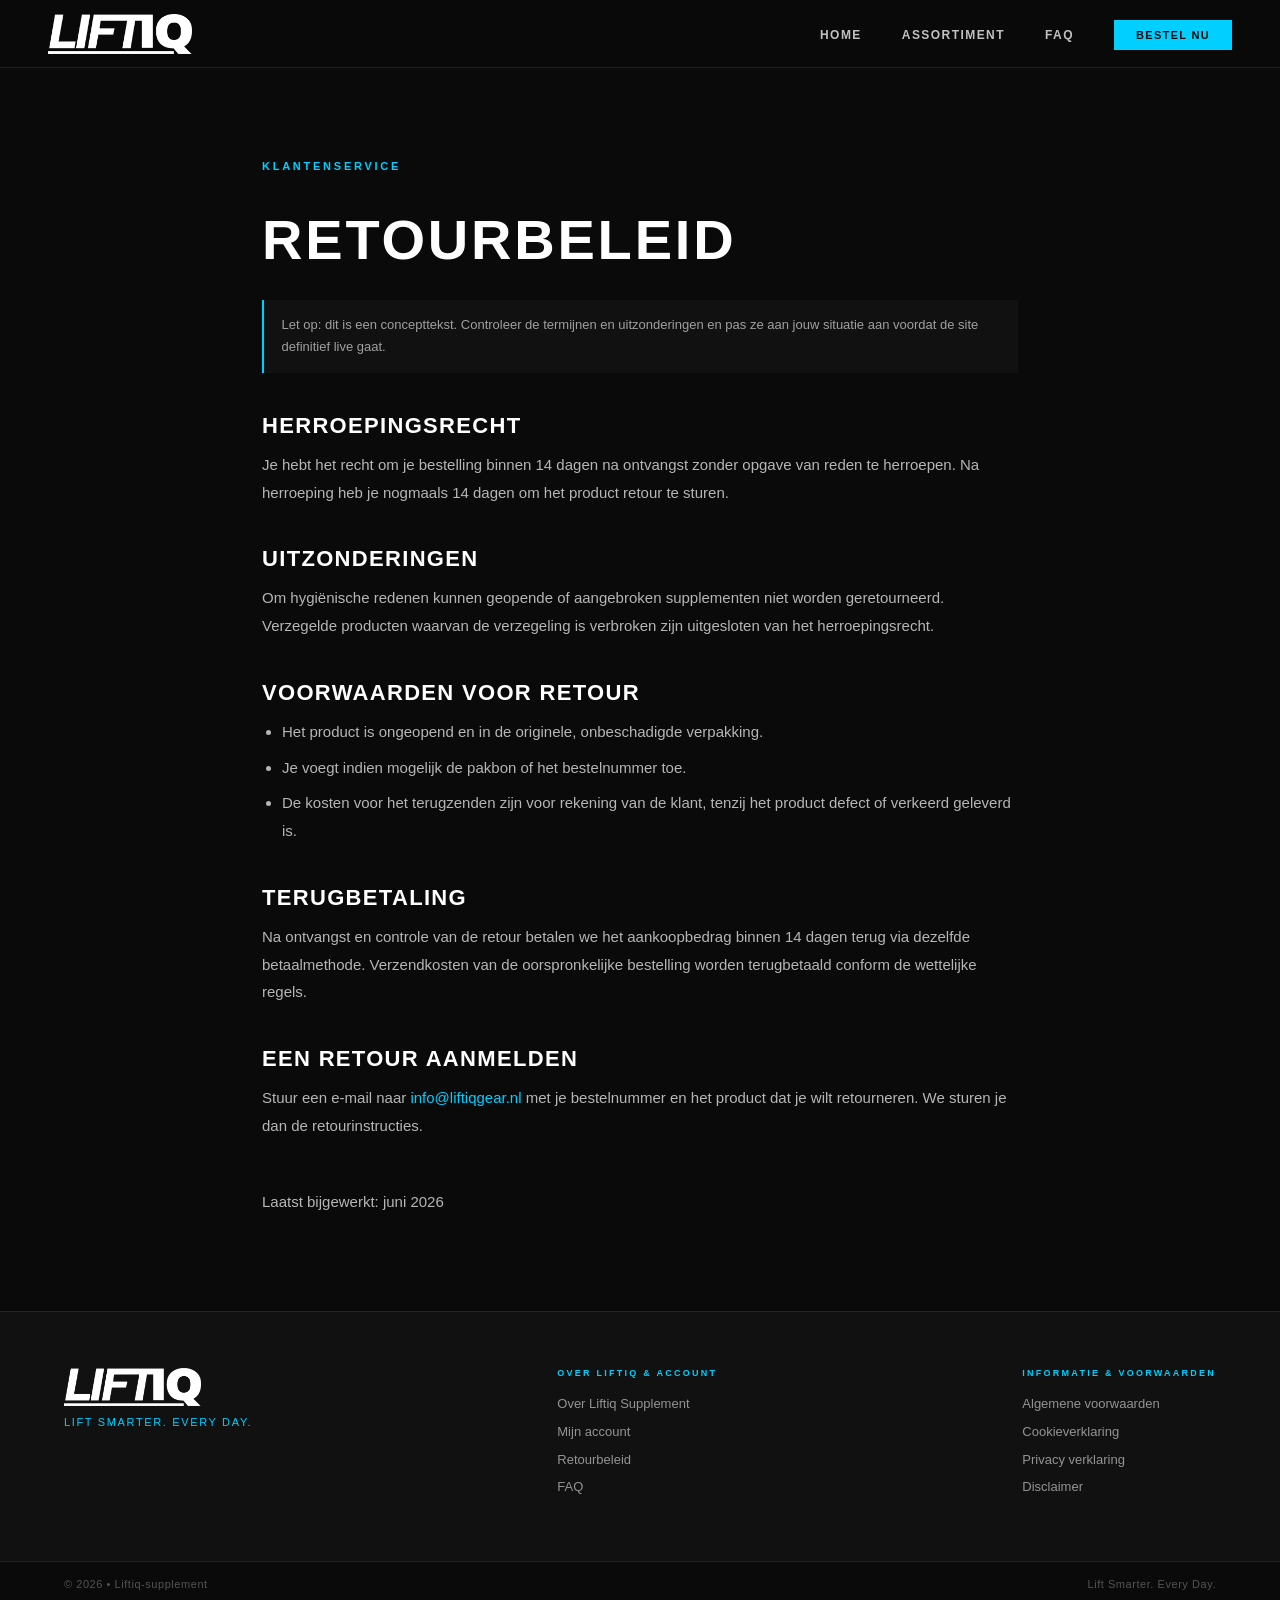
<file: retourbeleid.html>
<!DOCTYPE html>
<html lang="nl">
<head>
<meta charset="UTF-8">
<meta name="viewport" content="width=device-width, initial-scale=1.0">
<title>Retourbeleid — LIFTIQ</title>
<meta name="description" content="Het retourbeleid van LIFTIQ: herroepingsrecht, voorwaarden en terugbetaling.">
<link rel="canonical" href="https://liftiqgear.nl/retourbeleid.html">
<link rel="stylesheet" href="style.css">
</head>
<body>

<nav class="nav" id="nav">
  <a href="index.html" class="nav-logo">
    <img src="images/liftiq-logo-white.png" class="nav-logo-img" alt="LIFTIQ — Lift Smarter Every Day">
  </a>
  <ul class="nav-links">
    <li><a href="index.html">Home</a></li>
    <li><a href="index.html#producten">Assortiment</a></li>
    <li><a href="index.html#faq">FAQ</a></li>
    <li><a href="bestellen.php" class="nav-cta">Bestel Nu</a></li>
  </ul>
  <button class="nav-hamburger" id="hamburger" aria-label="Menu"><span></span><span></span><span></span></button>
</nav>
<div class="nav-mobile" id="nav-mobile">
  <a href="index.html">Home</a>
  <a href="index.html#producten">Assortiment</a>
  <a href="index.html#faq">FAQ</a>
  <a href="bestellen.php">Bestel Nu →</a>
</div>

<main class="page-wrap">
  <div class="page-sub">Klantenservice</div>
  <h1>Retourbeleid</h1>

  <div class="page-note">Let op: dit is een concepttekst. Controleer de termijnen en uitzonderingen en pas ze aan jouw situatie aan voordat de site definitief live gaat.</div>

  <h2>Herroepingsrecht</h2>
  <p>Je hebt het recht om je bestelling binnen 14 dagen na ontvangst zonder opgave van reden te herroepen. Na herroeping heb je nogmaals 14 dagen om het product retour te sturen.</p>

  <h2>Uitzonderingen</h2>
  <p>Om hygiënische redenen kunnen geopende of aangebroken supplementen niet worden geretourneerd. Verzegelde producten waarvan de verzegeling is verbroken zijn uitgesloten van het herroepingsrecht.</p>

  <h2>Voorwaarden voor retour</h2>
  <ul>
    <li>Het product is ongeopend en in de originele, onbeschadigde verpakking.</li>
    <li>Je voegt indien mogelijk de pakbon of het bestelnummer toe.</li>
    <li>De kosten voor het terugzenden zijn voor rekening van de klant, tenzij het product defect of verkeerd geleverd is.</li>
  </ul>

  <h2>Terugbetaling</h2>
  <p>Na ontvangst en controle van de retour betalen we het aankoopbedrag binnen 14 dagen terug via dezelfde betaalmethode. Verzendkosten van de oorspronkelijke bestelling worden terugbetaald conform de wettelijke regels.</p>

  <h2>Een retour aanmelden</h2>
  <p>Stuur een e-mail naar <a class="inline-link" href="mailto:info@liftiqgear.nl">info@liftiqgear.nl</a> met je bestelnummer en het product dat je wilt retourneren. We sturen je dan de retourinstructies.</p>

  <p class="page-updated">Laatst bijgewerkt: juni 2026</p>
</main>

<footer class="footer">
  <div>
    <img src="images/liftiq-logo-white.png" class="footer-logo-img" alt="LIFTIQ" style="height:38px;width:auto;display:block;margin-bottom:10px;">
    <div class="footer-tagline">Lift Smarter. Every Day.</div>
  </div>
  <div>
    <div class="footer-col-title">Over Liftiq &amp; Account</div>
    <ul class="footer-links">
      <li><a href="over-liftiq.html">Over Liftiq Supplement</a></li>
      <li><a href="account.html">Mijn account</a></li>
      <li><a href="retourbeleid.html">Retourbeleid</a></li>
      <li><a href="index.html#faq">FAQ</a></li>
    </ul>
  </div>
  <div>
    <div class="footer-col-title">Informatie &amp; Voorwaarden</div>
    <ul class="footer-links">
      <li><a href="algemene-voorwaarden.html">Algemene voorwaarden</a></li>
      <li><a href="cookieverklaring.html">Cookieverklaring</a></li>
      <li><a href="privacy.html">Privacy verklaring</a></li>
      <li><a href="disclaimer.html">Disclaimer</a></li>
    </ul>
  </div>
</footer>
<div class="footer-bottom">
  <span>© 2026 • Liftiq-supplement</span>
  <span>Lift Smarter. Every Day.</span>
</div>

<script>
const hamburger = document.getElementById('hamburger');
const navMobile = document.getElementById('nav-mobile');
const nav = document.getElementById('nav');
hamburger.addEventListener('click', () => navMobile.classList.toggle('open'));
window.addEventListener('scroll', () => {
  if (window.scrollY > 60) nav.classList.add('scrolled'); else nav.classList.remove('scrolled');
}, { passive: true });
</script>
</body>
</html>
</file>
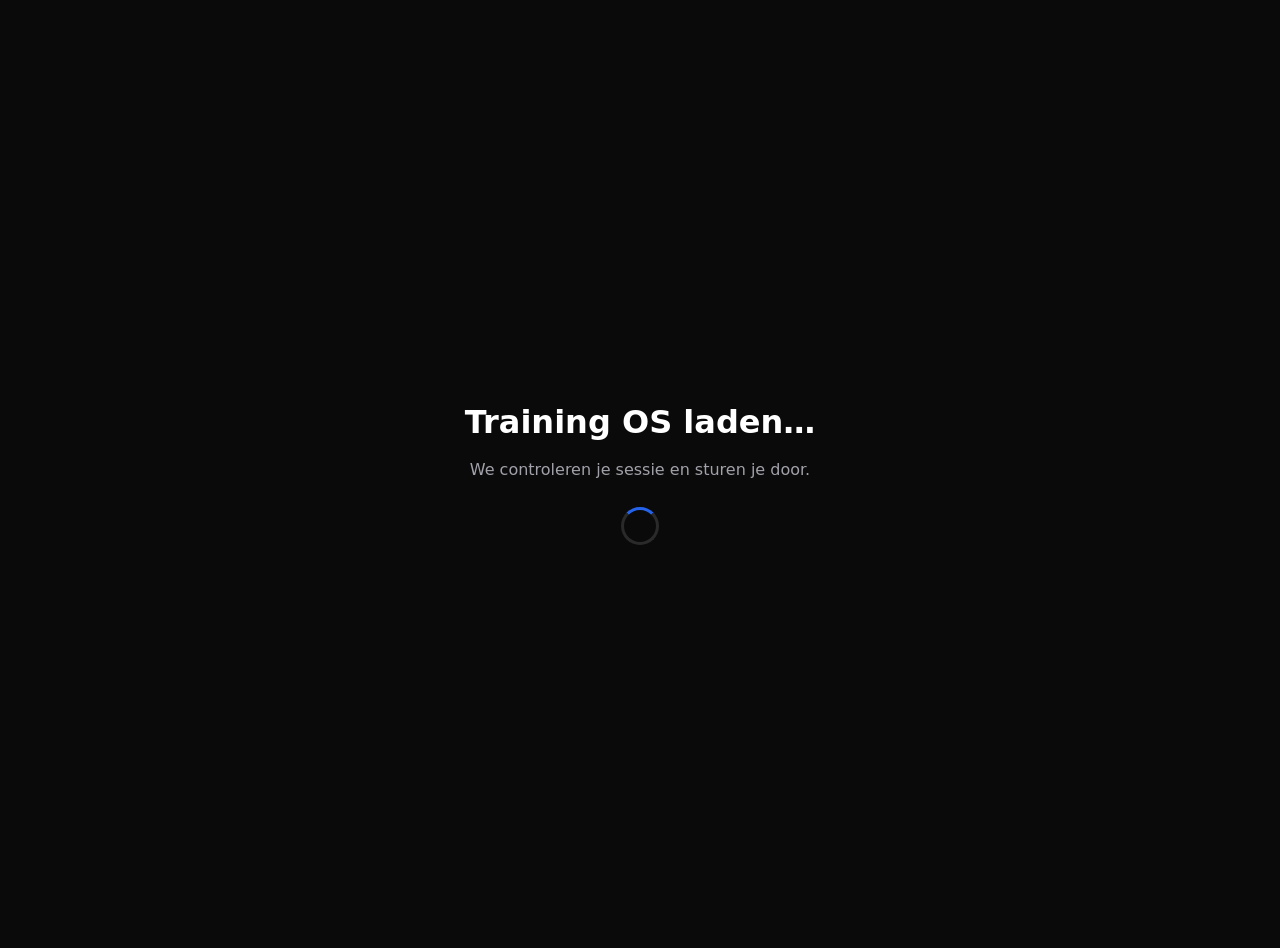
<file: handover/07-snippets/login-redirect.html>
<!--
  SSO-style redirect pagina (scenario B uit 03-site-integratie.md).
  Plaats op https://liftiqsupplements.nl/training-os

  Gedrag:
  - Al ingelogd via gedeelde Supabase cookie? → direct door naar de app.
  - Niet ingelogd? → toon CTA om te registreren/inloggen.

  Vereist dat de site en app dezelfde Supabase + cookie-domein delen.
-->
<!DOCTYPE html>
<html lang="nl">
<head>
  <meta charset="utf-8">
  <meta name="viewport" content="width=device-width, initial-scale=1">
  <title>LiftIQ Training OS</title>
  <style>
    body { background:#0a0a0a; color:#fff; font-family:system-ui,sans-serif;
           display:flex; align-items:center; justify-content:center;
           min-height:100vh; margin:0; padding:24px; }
    .card { max-width:480px; text-align:center; }
    h1 { font-size:32px; margin:0 0 12px; font-weight:900; }
    p { color:#a1a1aa; line-height:1.6; }
    .btn { display:inline-block; background:#2563eb; color:#fff;
           padding:14px 28px; border-radius:12px; text-decoration:none;
           font-weight:700; margin-top:24px; }
    .spinner { width:32px; height:32px; border:3px solid #2a2a2a;
               border-top-color:#2563eb; border-radius:50%;
               animation:spin 0.8s linear infinite; margin:24px auto 0; }
    @keyframes spin { to { transform:rotate(360deg); } }
  </style>
</head>
<body>
  <div class="card" id="root">
    <h1>Training OS laden…</h1>
    <p>We controleren je sessie en sturen je door.</p>
    <div class="spinner"></div>
  </div>

  <script type="module">
    import { createBrowserClient } from 'https://esm.sh/@supabase/ssr@0.5';

    const SUPABASE_URL = 'JOUW_SUPABASE_URL';      // <-- vul in
    const SUPABASE_ANON = 'JOUW_SUPABASE_ANON_KEY'; // <-- vul in
    const APP_URL = 'https://app.liftiqsupplements.nl';

    const supabase = createBrowserClient(SUPABASE_URL, SUPABASE_ANON, {
      cookieOptions: { domain: '.liftiqsupplements.nl', sameSite: 'lax', secure: true },
    });

    const { data: { session } } = await supabase.auth.getSession();

    if (session) {
      // Gebruiker is al ingelogd via gedeelde cookie — meteen door.
      window.location.replace(`${APP_URL}/dashboard`);
    } else {
      // Niet ingelogd — toon CTA.
      document.getElementById('root').innerHTML = `
        <h1>Welkom bij LiftIQ Training OS</h1>
        <p>Maak een account aan of log in om je persoonlijke schema's te bekijken.</p>
        <a class="btn" href="${APP_URL}/register">Start jouw traject</a>
        <p style="margin-top:24px;">
          Al een account?
          <a href="${APP_URL}/login" style="color:#60a5fa;">Log in</a>
        </p>
      `;
    }
  </script>
</body>
</html>
</file>
<file: style.css>
:root {
  --blue:        #00CFFF;
  --blue-dark:   #0099CC;
  --dark:        #0a0a0a;
  --dark-2:      #111111;
  --dark-3:      #1a1a1a;
  --dark-4:      #222222;
  --white:       #ffffff;
  --grey:        #888888;
  --grey-light:  #cccccc;
  --border:      rgba(0,207,255,0.15);
  --border-strong: rgba(0,207,255,0.4);
  --transition:  0.3s ease;
  --text-muted:  rgba(255,255,255,0.5);
}

*, *::before, *::after { box-sizing: border-box; margin: 0; padding: 0; }

html { scroll-behavior: smooth; }

body {
  background: var(--dark);
  color: var(--white);
  font-family: 'Helvetica Neue', Arial, sans-serif;
  -webkit-font-smoothing: antialiased;
}

/* ── NAV ── */
.nav {
  position: fixed;
  top: 0; left: 0; right: 0;
  z-index: 1000;
  background: rgba(10,10,10,0.92);
  backdrop-filter: blur(16px);
  -webkit-backdrop-filter: blur(16px);
  border-bottom: 1px solid var(--border);
  padding: 0 3rem;
  height: 68px;
  display: flex;
  align-items: center;
  justify-content: space-between;
  transition: background var(--transition), box-shadow var(--transition);
}
.nav.scrolled {
  background: rgba(10,10,10,0.99);
  box-shadow: 0 4px 32px rgba(0,0,0,0.8);
}
.nav-logo {
  display: flex;
  align-items: center;
  text-decoration: none;
  gap: 10px;
}
.nav-logo-img {
  height: 40px;
  width: auto;
  display: block;
}
.nav-logo-mark {
  display: flex;
  flex-direction: column;
  line-height: 1;
}
.nav-logo-name {
  font-family: Impact, 'Arial Narrow', sans-serif;
  font-size: 20px;
  letter-spacing: 0.15em;
  color: var(--white);
}
.nav-logo-sub {
  font-size: 9px;
  letter-spacing: 0.2em;
  text-transform: uppercase;
  color: var(--blue);
  margin-top: 2px;
}
.nav-links {
  display: flex;
  align-items: center;
  gap: 2.5rem;
  list-style: none;
}
.nav-links a {
  color: rgba(255,255,255,0.75);
  text-decoration: none;
  font-size: 12px;
  font-weight: 600;
  letter-spacing: 0.12em;
  text-transform: uppercase;
  transition: color var(--transition);
}
.nav-links a:hover,
.nav-links a.active { color: var(--blue); }
.nav-links a.nav-cta {
  background: var(--blue);
  color: var(--dark);
  padding: 9px 22px;
  font-size: 11px;
  font-weight: 700;
}
.nav-links a.nav-cta:hover { background: var(--blue-dark); color: #fff; }

.nav-hamburger {
  display: none;
  flex-direction: column;
  gap: 5px;
  background: none;
  border: none;
  cursor: pointer;
  padding: 4px;
}
.nav-hamburger span {
  display: block;
  width: 24px;
  height: 2px;
  background: var(--white);
  transition: var(--transition);
}
.nav-mobile {
  display: none;
  position: fixed;
  top: 68px; left: 0; right: 0;
  background: rgba(10,10,10,0.98);
  border-bottom: 1px solid var(--border);
  flex-direction: column;
  padding: 1.5rem 2rem;
  gap: 1.25rem;
  z-index: 999;
}
.nav-mobile.open { display: flex; }
.nav-mobile a {
  color: rgba(255,255,255,0.8);
  text-decoration: none;
  font-size: 14px;
  font-weight: 600;
  letter-spacing: 0.1em;
  text-transform: uppercase;
}

/* ── BUTTONS ── */
.btn-blue {
  display: inline-block;
  background: var(--blue);
  color: var(--dark);
  font-size: 12px;
  font-weight: 700;
  letter-spacing: 0.15em;
  text-transform: uppercase;
  padding: 15px 36px;
  text-decoration: none;
  transition: background var(--transition), transform var(--transition);
  cursor: pointer;
  border: none;
}
.btn-blue:hover { background: var(--blue-dark); color: #fff; transform: translateY(-1px); }

.btn-outline {
  display: inline-block;
  background: transparent;
  color: var(--blue);
  border: 1px solid var(--blue);
  font-size: 12px;
  font-weight: 700;
  letter-spacing: 0.15em;
  text-transform: uppercase;
  padding: 14px 36px;
  text-decoration: none;
  transition: all var(--transition);
}
.btn-outline:hover { background: var(--blue); color: var(--dark); }

/* ── SECTION EYEBROW ── */
.section-eyebrow {
  font-size: 10px;
  font-weight: 700;
  letter-spacing: 0.35em;
  text-transform: uppercase;
  color: var(--blue);
  margin-bottom: 1rem;
}

/* ── BLUE LINE ── */
.blue-line {
  width: 48px;
  height: 2px;
  background: var(--blue);
  margin: 1.25rem 0;
}
.blue-line-center { margin: 1.25rem auto; }

/* ── SCROLL REVEAL ── */
.reveal {
  opacity: 0;
  transform: translateY(28px);
  transition: opacity 0.7s ease, transform 0.7s ease;
}
.reveal.visible { opacity: 1; transform: none; }
.reveal-delay-1 { transition-delay: 0.1s; }
.reveal-delay-2 { transition-delay: 0.2s; }
.reveal-delay-3 { transition-delay: 0.3s; }

/* ── FOOTER ── */
.footer {
  background: var(--dark-2);
  border-top: 1px solid var(--border);
  display: flex;
  justify-content: space-between;
  align-items: flex-start;
  padding: 3.5rem 4rem;
  gap: 3rem;
}
.footer-logo {
  font-family: Impact, sans-serif;
  font-size: 24px;
  letter-spacing: 0.15em;
  color: var(--white);
  margin-bottom: 4px;
}
.footer-tagline {
  font-size: 11px;
  color: var(--blue);
  letter-spacing: 0.15em;
  text-transform: uppercase;
}
.footer-col-title {
  font-size: 9px;
  font-weight: 700;
  letter-spacing: 0.25em;
  text-transform: uppercase;
  color: var(--blue);
  margin-bottom: 1rem;
}
.footer-links { list-style: none; }
.footer-links li { margin-bottom: 0.6rem; }
.footer-links a {
  color: rgba(255,255,255,0.55);
  text-decoration: none;
  font-size: 13px;
  transition: color var(--transition);
}
.footer-links a:hover { color: var(--blue); }
.footer-info {
  font-size: 13px;
  color: rgba(255,255,255,0.55);
  line-height: 2;
}
.footer-info a { color: rgba(255,255,255,0.55); text-decoration: none; }
.footer-info a:hover { color: var(--blue); }
.footer-bottom {
  background: var(--dark);
  border-top: 1px solid var(--border);
  padding: 1rem 4rem;
  display: flex;
  justify-content: space-between;
  font-size: 11px;
  color: rgba(255,255,255,0.3);
  letter-spacing: 0.05em;
}

/* ── CONTENT / LEGAL PAGES ── */
.page-wrap { max-width: 820px; margin: 0 auto; padding: 10rem 2rem 5rem; min-height: 70vh; }
.page-wrap h1 {
  font-family: Impact, 'Arial Narrow', sans-serif;
  font-size: clamp(34px, 6vw, 56px);
  letter-spacing: 0.05em;
  text-transform: uppercase;
  line-height: 1;
  margin-bottom: 0.75rem;
}
.page-sub {
  color: var(--blue);
  font-size: 11px;
  font-weight: 700;
  letter-spacing: 0.25em;
  text-transform: uppercase;
  margin-bottom: 2.5rem;
}
.page-wrap h2 {
  font-family: Impact, 'Arial Narrow', sans-serif;
  font-size: 22px;
  letter-spacing: 0.06em;
  text-transform: uppercase;
  color: var(--white);
  margin: 2.5rem 0 0.75rem;
}
.page-wrap p, .page-wrap li {
  font-size: 15px;
  color: rgba(255,255,255,0.7);
  line-height: 1.85;
  margin-bottom: 1rem;
}
.page-wrap ul { padding-left: 1.25rem; margin-bottom: 1rem; }
.page-wrap li { margin-bottom: 0.5rem; }
.page-wrap a.inline-link { color: var(--blue); text-decoration: none; }
.page-wrap a.inline-link:hover { text-decoration: underline; }
.page-note {
  font-size: 13px;
  color: rgba(255,255,255,0.6);
  border-left: 2px solid var(--blue);
  padding: 0.9rem 1.1rem;
  margin: 2rem 0;
  background: var(--dark-2);
  line-height: 1.7;
}
.page-updated { font-size: 12px; color: var(--text-muted); margin-top: 3rem; }

/* ── ACCOUNT PLACEHOLDER ── */
.account-card {
  background: var(--dark-2);
  border: 1px solid var(--border);
  padding: 2.5rem;
  max-width: 420px;
}
.account-card .form-label {
  display: block;
  font-size: 11px;
  letter-spacing: 0.15em;
  text-transform: uppercase;
  color: var(--blue);
  margin-bottom: 6px;
}
.account-card input {
  width: 100%;
  background: var(--dark-3);
  border: 1px solid var(--border);
  color: var(--white);
  padding: 12px 14px;
  font-size: 14px;
  outline: none;
  margin-bottom: 1.25rem;
}
.account-card input:focus { border-color: var(--blue); }

/* ── RESPONSIVE ── */
@media (max-width: 768px) {
  .nav { padding: 0 1.5rem; }
  .nav-links { display: none; }
  .nav-hamburger { display: flex; }
  .footer { flex-direction: column; padding: 2.5rem 1.5rem; gap: 2rem; }
  .footer-bottom { padding: 1rem 1.5rem; flex-direction: column; gap: 4px; }
  .page-wrap { padding: 8rem 1.5rem 4rem; }
}
</file>
